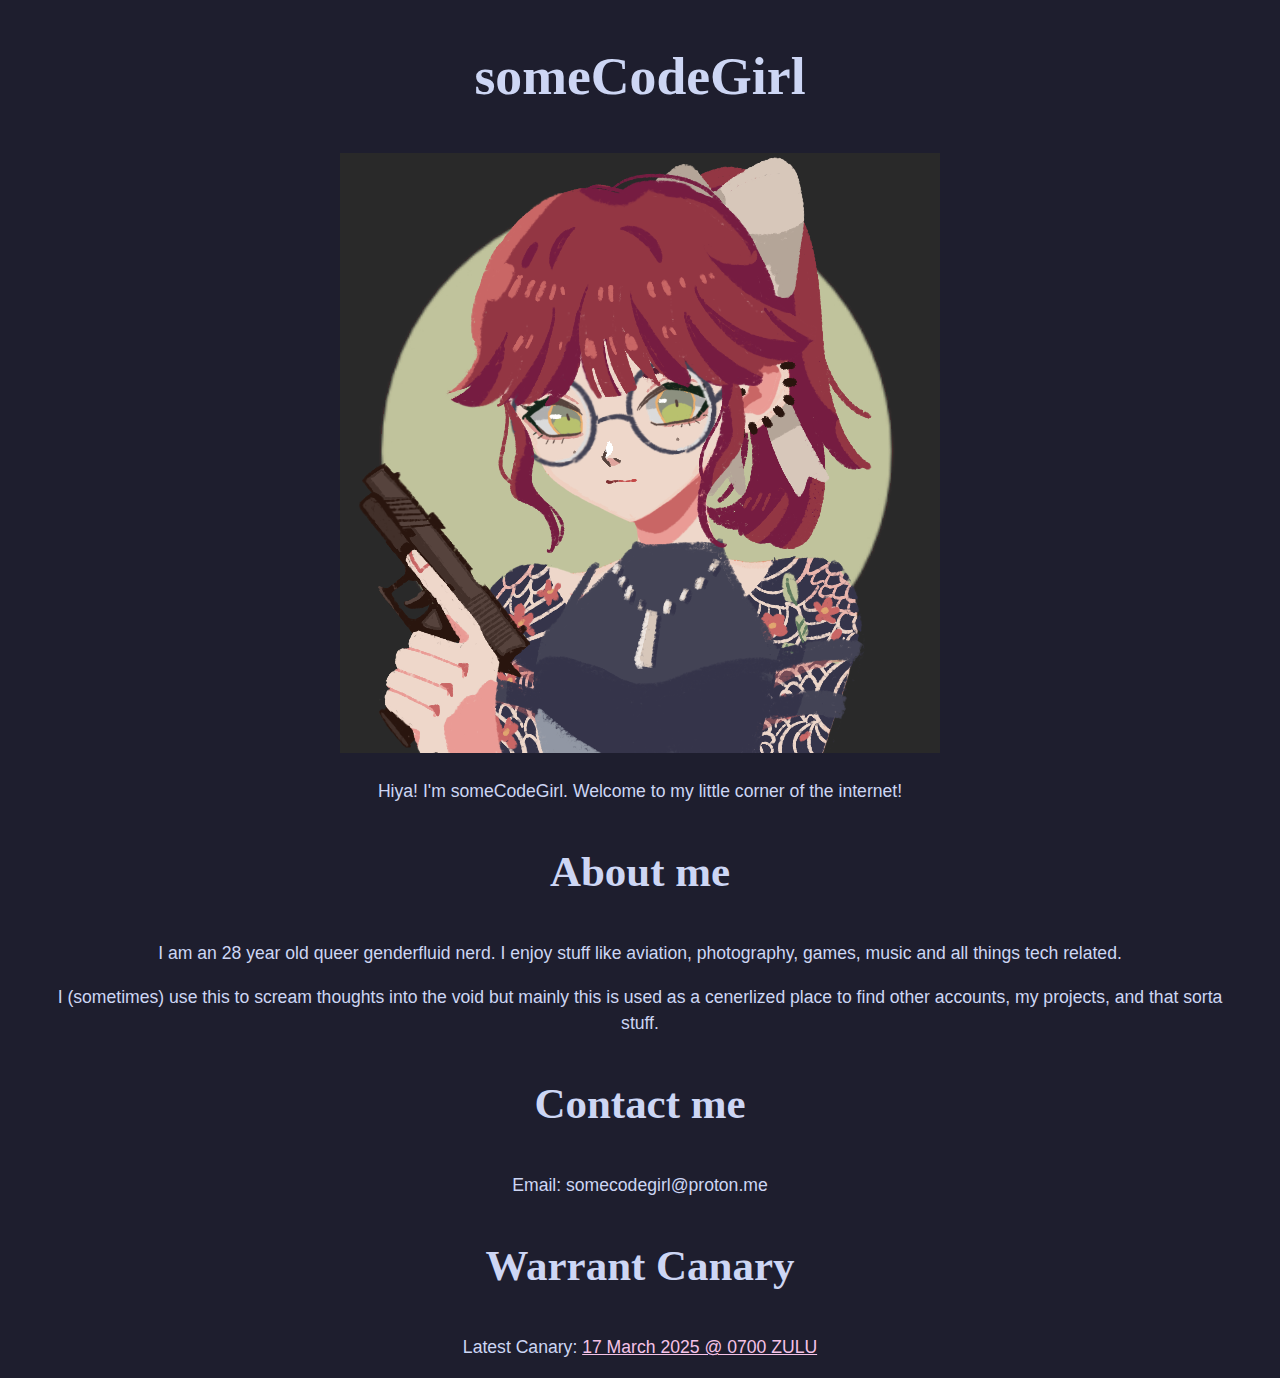
<file: index.html>
<!DOCTYPE html>
<!--[if lt IE 7]>      <html class="no-js lt-ie9 lt-ie8 lt-ie7"> <![endif]-->
<!--[if IE 7]>         <html class="no-js lt-ie9 lt-ie8"> <![endif]-->
<!--[if IE 8]>         <html class="no-js lt-ie9"> <![endif]-->
<!--[if gt IE 8]>      <html class="no-js"> <!--<![endif]-->
<html lang="en">
    <head>
        <title>someCodeGirl.me - The online home of someCodeGirl</title>
        <meta http-equiv="content-type" content="text/html; charset=utf-8"/>
        <meta http-equiv="X-UA-Compatible" content="IE=edge">
        <meta name="description" content="someCodeGirl.me is the online home of someCodeGirl. It serves as her corner of the internet and provides a centeralized place to find her projects and other accounts.">
        <meta name="author" content="someCodeGirl">
        <meta name="keywords" content="someCodeGirl"/>
        <meta name="viewport" content="width=device-width, initial-scale=1">
        <link rel="canonical" href="https://somecodegirl.me/index.hhtml"/>
        <link rel="apple-touch-icon" sizes="180x180" href="src/img/favicon/apple-touch-icon.png">
        <link rel="icon" type="image/png" sizes="32x32" href="src/img/favicon/favicon-32x32.png">
        <link rel="icon" type="image/png" sizes="16x16" href="src/img/favicon/favicon-16x16.png">
        <link rel="manifest" href="src/img/favicon/site.webmanifest">
        <!--Open Graph/Twitter-->
        <meta property="og:title" content="someCodeGirl.me">
        <meta property="og:type" content="website">
        <meta property="og:url" content="https://somecodegirl.me">
        <meta property="og:description" content="The online home of someCodeGirl">
        <meta property="og:site_name" content="someCodeGirl">
        <meta property="og:locale" content="en_US" />
        <meta property="og:image" content="https://4vs8r5ztn3.ufs.sh/f/cC8f3XH57MPQCf6SMwUzLJnMQviY1GuU6Ok249sKAmTblZIW" />
        <meta property="og:image:type" content="image/png" />
        <meta property="og:image:width" content="400" />
        <meta property="og:image:height" content="300" />
        <meta property="og:image:alt" content="someCodeGirl.me - The online home of someCodeGirl" />
        <meta property="og:logo" content="https://4vs8r5ztn3.ufs.sh/f/cC8f3XH57MPQ7elW9dvfpnkgbv4Or3RjU6u2C0AKdDMZHVGw" />
        <meta name="twitter:card" content="summary_large_image">
        <meta name="twitter:title" content="someCodeGirl.me">
        <meta name="twitter:description" content="The online home of someCodeGirl">
        <meta name="twitter:image" content="https://4vs8r5ztn3.ufs.sh/f/cC8f3XH57MPQCf6SMwUzLJnMQviY1GuU6Ok249sKAmTblZIW">
        <meta name="twitter:creator" content="@someCodeGirl">
        <!--Stylesheets-->
        <link rel="stylesheet" type="text/css" href="src/css/core.css">
        <link rel="stylesheet" type="text/css" href="src/css/index.css">
        <!--Scripts-->
    </head>
    <body>
        <main class="home-container">
            <section>
                <h1>someCodeGirl</h1>
                <img src="src/img/someCodeGirl-picrew.webp" alt="someCodeGirl's picrew avatar" height="600" width="600">
                <p>Hiya! I'm someCodeGirl. Welcome to my little corner of the internet!</p>
            </section>
            <section>
                <h2>About me</h2>
                <p>I am an 28 year old queer genderfluid nerd. I enjoy stuff like aviation, photography, games, music and all things tech related.</p>
                <p>I (sometimes) use this to scream thoughts into the void but mainly this is used as a cenerlized place to find other accounts, my projects, and that sorta stuff.</p>
            </section>
            <section>
                <h2>Contact me</h2>
                <p>Email: somecodegirl@proton.me</p>
            </section>
            <section>
                <h2>Warrant Canary</h2>
                <p>Latest Canary: <a href="latest-canary.html">17 March 2025 @ 0700 ZULU</a></p>
            </section>
        </main>
    </body>
</html>
</file>
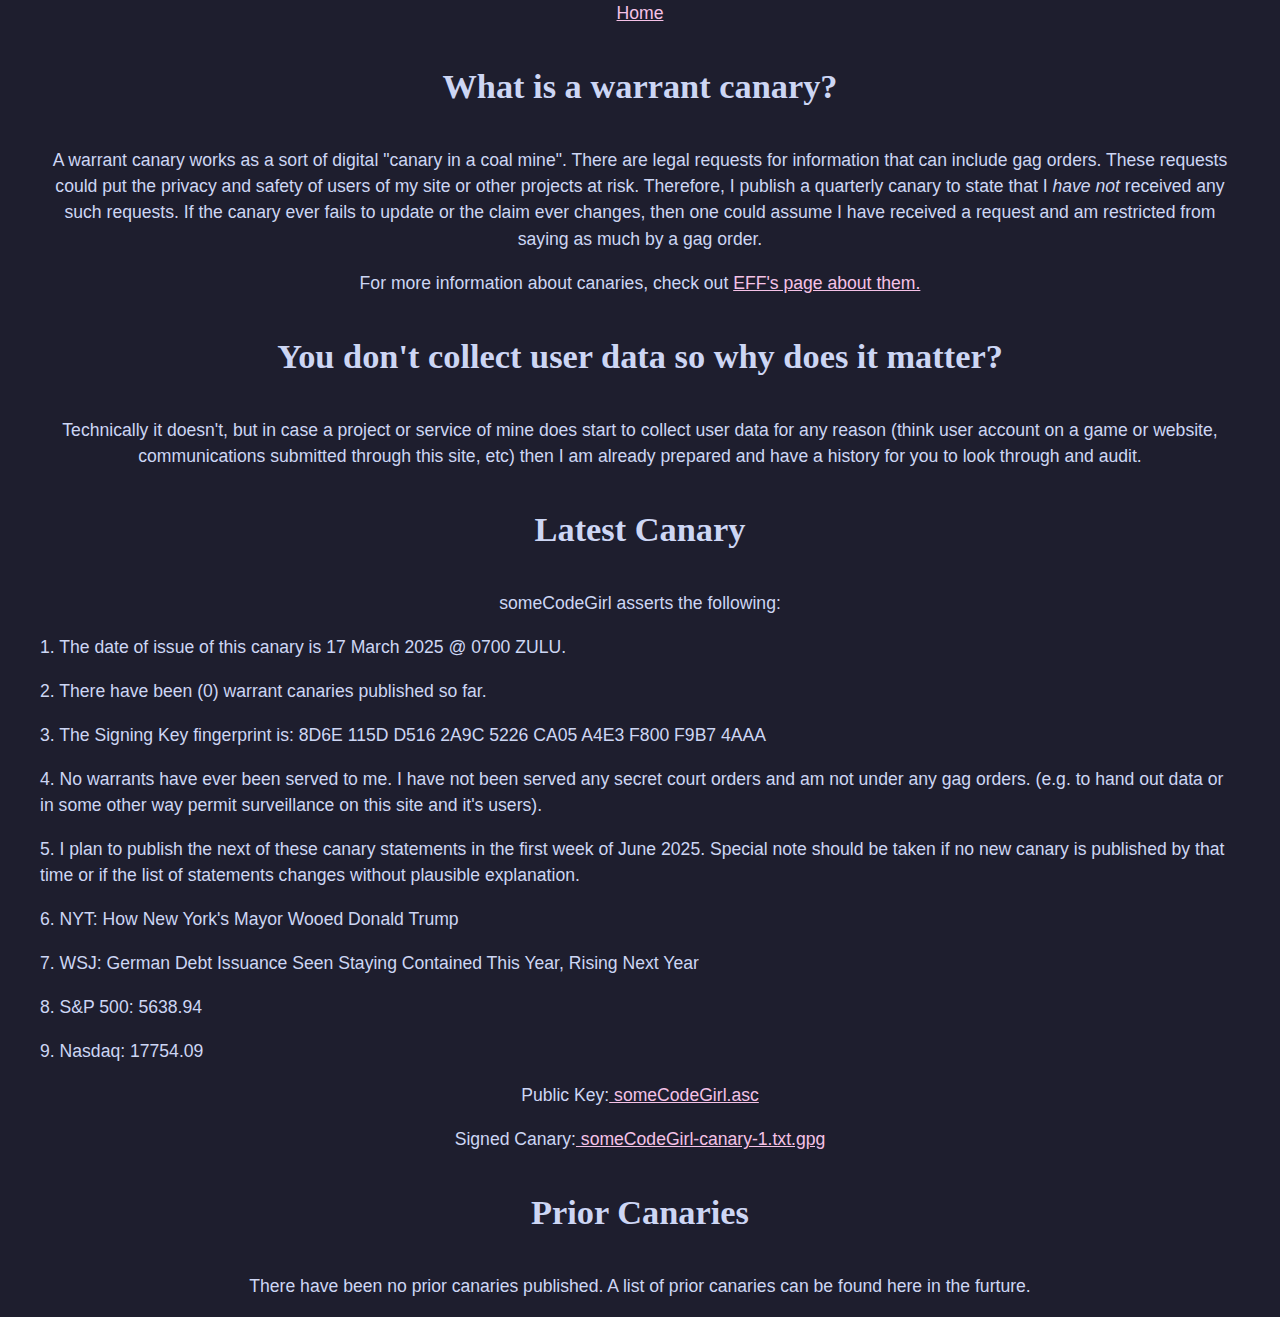
<file: latest-canary.html>
<!DOCTYPE html>
<!--[if lt IE 7]>      <html class="no-js lt-ie9 lt-ie8 lt-ie7"> <![endif]-->
<!--[if IE 7]>         <html class="no-js lt-ie9 lt-ie8"> <![endif]-->
<!--[if IE 8]>         <html class="no-js lt-ie9"> <![endif]-->
<!--[if gt IE 8]>      <html class="no-js"> <!--<![endif]-->
<html lang="en">
    <head>
        <title>someCodeGirl.me - The online home of someCodeGirl - Warrant Canary</title>
        <meta http-equiv="content-type" content="text/html; charset=utf-8"/>
        <meta http-equiv="X-UA-Compatible" content="IE=edge">
        <meta name="description" content="someCodeGirl.me is the online home of someCodeGirl. It serves as her corner of the internet and provides a centeralized place to find her projects and other accounts. This page is the warrant canary for someCodeGirl.me.">
        <meta name="author" content="someCodeGirl">
        <meta name="keywords" content="someCodeGirl"/>
        <meta name="viewport" content="width=device-width, initial-scale=1">
        <link rel="canonical" href="https://somecodegirl.me/latest-canary.html"/>
        <link rel="apple-touch-icon" sizes="180x180" href="src/img/favicon/apple-touch-icon.png">
        <link rel="icon" type="image/png" sizes="32x32" href="src/img/favicon/favicon-32x32.png">
        <link rel="icon" type="image/png" sizes="16x16" href="src/img/favicon/favicon-16x16.png">
        <link rel="manifest" href="src/img/favicon/site.webmanifest">
        <!--Open Graph/Twitter-->
        <meta property="og:title" content="someCodeGirl.me - Canary">
        <meta property="og:type" content="website">
        <meta property="og:url" content="https://somecodegirl.me/latest-canary">
        <meta property="og:description" content="The online home of someCodeGirl">
        <meta property="og:site_name" content="someCodeGirl">
        <meta property="og:locale" content="en_US" />
        <meta property="og:image" content="https://4vs8r5ztn3.ufs.sh/f/cC8f3XH57MPQCf6SMwUzLJnMQviY1GuU6Ok249sKAmTblZIW" />
        <meta property="og:image:type" content="image/png" />
        <meta property="og:image:width" content="400" />
        <meta property="og:image:height" content="300" />
        <meta property="og:image:alt" content="someCodeGirl.me - The online home of someCodeGirl" />
        <meta property="og:logo" content="https://4vs8r5ztn3.ufs.sh/f/cC8f3XH57MPQ7elW9dvfpnkgbv4Or3RjU6u2C0AKdDMZHVGw" />
        <meta name="twitter:card" content="summary_large_image">
        <meta name="twitter:title" content="someCodeGirl.me - Canary">
        <meta name="twitter:description" content="The online home of someCodeGirl">
        <meta name="twitter:image" content="https://4vs8r5ztn3.ufs.sh/f/cC8f3XH57MPQCf6SMwUzLJnMQviY1GuU6Ok249sKAmTblZIW">
        <meta name="twitter:creator" content="@someCodeGirl">
        <!--Stylesheets-->
        <link rel="stylesheet" type="text/css" href="src/css/core.css">
        <link rel="stylesheet" type="text/css" href="src/css/latest-canary.css">
        <!--Scripts-->
    </head>
    <body>
        <div class="canary">
            <a href="index.html">Home</a>
            <section>
                <h3>What is a warrant canary?</h3>
                <p>A warrant canary works as a sort of digital "canary in a coal mine". There are legal requests for information that can include gag orders. These requests could put the privacy and safety of users of my site or other projects at risk. Therefore, I publish a quarterly canary to state that I <em>have not</em> received any such requests. If the canary ever fails to update or the claim ever changes, then one could assume I have received a request and am restricted from saying as much by a gag order.</p>

                <p>For more information about canaries, check out <a href="https://www.eff.org/deeplinks/2014/04/warrant-canary-faq">EFF's page about them.</a></p>
                <h3>You don't collect user data so why does it matter?</h3>
                <p>Technically it doesn't, but in case a project or service of mine does start to collect user data for any reason (think user account on a game or website, communications submitted through this site, etc) then I am already prepared and have a history for you to look through and audit.</p>
            </section>
            <section>
                <h3>Latest Canary</h3>
                <p>someCodeGirl asserts the following:</p>
                <ul>
                    <li><p>1. The date of issue of this canary is 17 March 2025 @ 0700 ZULU.</p></li>
                    <li><p>2. There have been (0) warrant canaries published so far.</p></li>
                    <li><p>3. The Signing Key fingerprint is: 8D6E 115D D516 2A9C 5226 CA05 A4E3 F800 F9B7 4AAA</p></li>
                    <li><p>4. No warrants have ever been served to me. I have not been served any secret court orders and am not under any gag orders. (e.g. to hand out data or in some other way permit surveillance on this site and it's users).</p></li>
                    <li><p>5. I plan to publish the next of these canary statements in the first week of June 2025. Special note should be taken if no new canary is published by that time or if the list of statements changes without plausible explanation.</p></li>
                    <li><p>6. NYT: How New York's Mayor Wooed Donald Trump</p></li>
                    <li><p>7. WSJ: German Debt Issuance Seen Staying Contained This Year, Rising Next Year</p></li>
                    <li><p>8. S&P 500: 5638.94</p></li>
                    <li><p>9. Nasdaq: 17754.09</p></li>
                </ul>
                <p>Public Key:<a href="https://drive.proton.me/urls/HJ6B8J4RX4#5bQpDaL0V1ME"> someCodeGirl.asc</a></p>
                <p>Signed Canary:<a href="https://drive.proton.me/urls/F8YPXWH2S8#f6d9M5bh6jvW"> someCodeGirl-canary-1.txt.gpg</a></p>
            </section>
            <section>
                <h3>Prior Canaries</h3>
                <p>There have been no prior canaries published. A list of prior canaries can be found here in the furture.</p>
            </section>
        </div>
    </body>
</html>
</file>
<file: src/css/core.css>
@layer base {
	:root {
		--black: #000000FF;
		--white: #ffffff;
		--text: #cdd6f4;
		--background: #1e1e2e;
		--pink: #f5c2e7;
		--sapphire: #74c7ec;
		--green: #a6e3a1;
		--main: "Montserrat", sans-serif;
		--heading: "EB Garamond", serif;
		--base-size: 1rem;
		--scale: 1.2;
		--h1: calc(var(--h2) * var(--scale));
		--h2: calc(var(--h3) * var(--scale));
		--h3: calc(var(--h4) * var(--scale));
		--h4: calc(var(--h5) * var(--scale));
		--h5: calc(var(--h6) * var(--scale));
		--h6: var(--base-size);
	}
	body {
		font-family: var(--main);
		margin: 0;
		padding: 0;
		font-size: var(--base-size);
		line-height: 1.5;
		background-color: var(--background);
	}
	p {
		color: var(--text);
	}
	ul {
		color: var(--text);
		list-style-type: none;
	}
	li {
		padding-top: 2rem;
	}
	h1,
	h2,
	h3,
	h4,
	h5,
	h6 {
		font-family: var(--heading);
		color: var(--text);
	}
	h1 {
		font-size: var(--h1);
	}
	h2 {
		font-size: var(--h2);
	}
	h3 {
		font-size: var(--h3);
	}
	h4 {
		font-size: var(--h4);
	}
	h5 {
		font-size: var(--h5);
	}
	h6 {
		font-size: var(--h6);
	}
	a {
		color: var(--pink);
		text-decoration: underline;
	}
	a:hover {
		color: var(--sapphire);
		text-decoration: none;
	}
	a:visited {
		color: var(--green);
	}
}
@layer responsive {
	@media screen and (max-width: 768px) {
		:root {
			--base-size: 0.9rem;
			--scale: 1.15;
		}
		body {
			padding: 0 1rem;
		}
		img {
			max-width: 100%;
			height: auto;
		}
	}

	@media screen and (max-width: 480px) {
		:root {
			--base-size: 0.85rem;
			--scale: 1.1;
		}
		body {
			padding: 0 0.5rem;
		}
		li {
			padding-top: 1.5rem;
		}
		img {
			max-width: 100%;
			height: auto;
		}
	}

	@media screen and (min-width: 1200px) {
		:root {
			--base-size: 1.1rem;
			--scale: 1.25;
		}
		body {
			max-width: 1200px;
			margin: 0 auto;
		}
		img {
			max-width: 100%;
			height: auto;
		}
	}
}
</file>
<file: src/css/index.css>
.home-container {
    justify-content: center;
    text-align: center;
}
</file>
<file: src/css/latest-canary.css>
.canary {
	display: block;
	padding: 0;
	margin: 0;
	width: 100%;
	text-align: center;
}
.canary ul {
	padding: 0;
	margin: 0;
	text-align: left;
}

.canary li {
	padding-top: 0;
}
</file>
